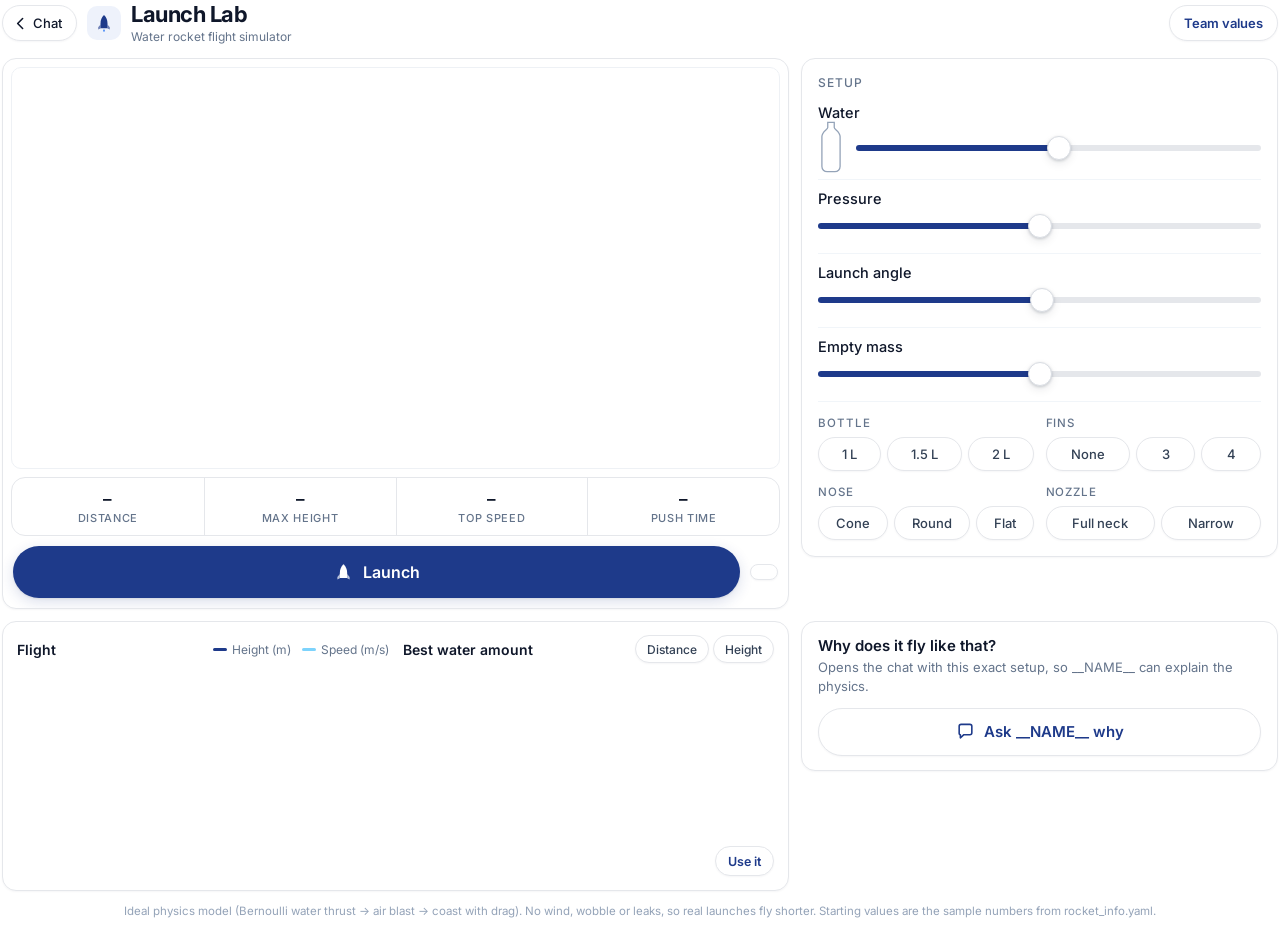
<file: lab_component/index.html>
<!doctype html>
<html lang="en"><head><meta charset="utf-8">
<meta name="viewport" content="width=device-width, initial-scale=1">
<link rel="preconnect" href="https://fonts.googleapis.com">
<link href="https://fonts.googleapis.com/css2?family=Inter:wght@400;500;600;700;800&display=swap" rel="stylesheet">
<link rel="stylesheet" href="lab.css?v=6">
</head>
<body>
<!-- skeleton (soft pulsing outlines in the Lab's own layout) until the Lab has drawn its first frame -->
<div id="boot" class="skel-page" role="status" aria-label="Loading Launch Lab">
  <div class="sk-top"><i class="sk pill"></i><i class="sk ttl-sk"></i><i class="sk pill wide"></i></div>
  <div class="sk-grid">
    <div class="sk-card sk-stage"><i class="sk sky"></i>
      <div class="sk-stats"><i class="sk"></i><i class="sk"></i><i class="sk"></i><i class="sk"></i></div>
      <i class="sk go-sk"></i></div>
    <div class="sk-card sk-panel"><i class="sk line s"></i><i class="sk line"></i><i class="sk line"></i><i class="sk line"></i><i class="sk line"></i>
      <i class="sk line m"></i></div>
  </div>
</div>
<!-- AquaFalcon Launch Lab: an interactive water-rocket flight simulator (Streamlit custom component, no build step).
     physics.js = the flight model (same maths as launchlab.py), lab.js = drawing + controls. -->
<div class="lab" id="lab">
  <header class="top">
    <button class="back" id="back" type="button" aria-label="Back to the chat">
      <svg viewBox="0 0 24 24"><path d="M15 5l-7 7 7 7" /></svg><span>Chat</span></button>
    <div class="ttl">
      <svg class="drop" viewBox="0 0 24 24" aria-hidden="true"><path d="M12 2.5c2.8 2.6 4.2 6 4.2 10.1v5.6H7.8v-5.6C7.8 8.5 9.2 5.1 12 2.5z"/><path d="M7.8 13.8L5 17.2v2.7l2.8-1.3zM16.2 13.8l2.8 3.4v2.7l-2.8-1.3z" opacity=".6"/><path d="M12 19.2c.7 1 1.05 1.7 1.05 2.2a1.05 1.05 0 0 1-2.1 0c0-.5.35-1.2 1.05-2.2z" fill="#3b82f6"/></svg>
      <div><b>Launch Lab</b><small id="sub">Water rocket flight simulator</small></div>
    </div>
    <button class="ghost" id="reset" type="button" title="Back to the values in rocket_info.yaml">Team values</button>
  </header>

  <div class="grid">
    <section class="stage card">
      <canvas id="confetti" aria-hidden="true"></canvas>
      <div class="canvas-wrap"><canvas id="sky" aria-label="Animated rocket flight"></canvas>
        <div class="badge" id="slowmo">SLOW-MO · water thrust</div>
        <div class="badge warn" id="warn"></div>
        <div class="badge best" id="best" aria-live="polite"></div>
      </div>
      <div class="stats">
        <div class="stat"><span>Distance</span><b id="s-range">–</b></div>
        <div class="stat"><span>Max height</span><b id="s-apo">–</b></div>
        <div class="stat"><span>Top speed</span><b id="s-spd">–</b></div>
        <div class="stat"><span>Push time</span><b id="s-push">–</b></div>
      </div>
      <div class="go-row">
        <button class="go" id="go" type="button">
          <svg viewBox="0 0 24 24"><path d="M12 2.5c2.8 2.6 4.2 6 4.2 10.1v5.6H7.8v-5.6C7.8 8.5 9.2 5.1 12 2.5z"/><path d="M7.8 13.8L5 17.2v2.7l2.8-1.3zM16.2 13.8l2.8 3.4v2.7l-2.8-1.3z" opacity=".7"/></svg>
          <span id="go-label">Launch</span></button>
        <div class="chip-stab" id="stab"></div>
      </div>
    </section>

    <section class="panel card">
      <div class="panel-h">Setup</div>
      <div class="ctl">
        <div class="ctl-h"><label for="fill">Water</label><output id="o-fill"></output></div>
        <div class="fill-row"><svg class="bottle" viewBox="0 0 40 80" aria-hidden="true">
            <defs><clipPath id="bclip"><path d="M15 2h10v8c0 3 9 6 9 14v46a8 8 0 0 1-8 8H14a8 8 0 0 1-8-8V24c0-8 9-11 9-14z"/></clipPath>
            <linearGradient id="wgrad" x1="0" x2="0" y1="0" y2="1"><stop offset="0" stop-color="#93c5fd"/><stop offset="1" stop-color="#3b82f6"/></linearGradient></defs>
            <rect id="bwater" x="0" y="80" width="40" height="0" fill="url(#wgrad)" clip-path="url(#bclip)"/>
            <path class="bline" d="M15 2h10v8c0 3 9 6 9 14v46a8 8 0 0 1-8 8H14a8 8 0 0 1-8-8V24c0-8 9-11 9-14z"/></svg>
          <input type="range" id="fill" min="0" max="80" step="1"></div>
      </div>
      <div class="ctl">
        <div class="ctl-h"><label for="psi">Pressure</label><output id="o-psi"></output></div>
        <input type="range" id="psi" min="0" max="100" step="1">
      </div>
      <div class="ctl">
        <div class="ctl-h"><label for="angle">Launch angle</label><output id="o-angle"></output></div>
        <input type="range" id="angle" min="15" max="90" step="1">
      </div>
      <div class="ctl">
        <div class="ctl-h"><label for="dry">Empty mass</label><output id="o-dry"></output></div>
        <input type="range" id="dry" min="50" max="300" step="5">
      </div>
      <div class="seg-grid">
        <div class="seg-wrap"><span>Bottle</span><div class="seg" data-k="bottle_l">
          <button data-v="1">1 L</button><button data-v="1.5">1.5 L</button><button data-v="2">2 L</button></div></div>
        <div class="seg-wrap"><span>Fins</span><div class="seg" data-k="fins">
          <button data-v="0">None</button><button data-v="3">3</button><button data-v="4">4</button></div></div>
        <div class="seg-wrap"><span>Nose</span><div class="seg" data-k="nose">
          <button data-v="cone">Cone</button><button data-v="ogive">Round</button><button data-v="flat">Flat</button></div></div>
        <div class="seg-wrap"><span>Nozzle</span><div class="seg" data-k="nozzle_mm">
          <button data-v="21.5">Full neck</button><button data-v="9">Narrow</button></div></div>
      </div>
    </section>

    <section class="charts card">
      <div class="chart-box">
        <div class="chart-h"><b>Flight</b><span class="leg"><i class="c1"></i>Height (m) <i class="c2"></i>Speed (m/s)</span></div>
        <canvas id="ch-flight" aria-label="Height and speed over time"></canvas>
      </div>
      <div class="chart-box">
        <div class="chart-h"><b>Best water amount</b>
          <div class="seg mini" data-k="goal"><button data-v="range">Distance</button><button data-v="height">Height</button></div></div>
        <canvas id="ch-sweep" aria-label="Distance for every water amount"></canvas>
        <div class="sweep-foot"><span id="sweep-txt"></span><button class="ghost sm" id="use-best" type="button">Use it</button></div>
      </div>
    </section>

    <section class="ask card">
      <div><b>Why does it fly like that?</b><small>Opens the chat with this exact setup, so __NAME__ can explain the physics.</small></div>
      <button class="askb" id="ask" type="button">
        <svg viewBox="0 0 24 24"><path d="M4 5.5A2.5 2.5 0 0 1 6.5 3h11A2.5 2.5 0 0 1 20 5.5v8a2.5 2.5 0 0 1-2.5 2.5H10l-4.5 4v-4h0A1.5 1.5 0 0 1 4 14.5z"/></svg>
        <span id="ask-label">Ask __NAME__ why</span></button>
    </section>
  </div>
  <p class="note" id="note">Ideal physics model (Bernoulli water thrust → air blast → coast with drag). No wind, wobble or leaks, so real launches fly shorter. Starting values are the sample numbers from rocket_info.yaml.</p>
</div>
<script src="physics.js?v=1"></script>
<script src="lab.js?v=6"></script>
</body></html>
</file>
<file: lab_component/lab.css>
:root {
  /* the chat page's own values (app.py STYLE block + .streamlit/config.toml) */
  --accent: #1e3a8a; --accent-soft: #eef2fb; --ink: #0f172a; --muted: #64748b; --line: #e5e7eb;
  --soft: #f8fafc; --chip-ink: #334155; --water: #3b82f6; --water2: #7dd3fc; --good: #16a34a; --warn: #b45309;
  --ease: cubic-bezier(.2,.7,.2,1);   /* motion: one easing for everything, ~0.2 s */
}
* { box-sizing: border-box; -webkit-tap-highlight-color: transparent; }
html, body { margin: 0; padding: 0; background: transparent; color: var(--ink);   /* transparent: the page's slow water-light background shows around the cards */
  font-family: 'Inter', -apple-system, BlinkMacSystemFont, 'Segoe UI', sans-serif; -webkit-font-smoothing: antialiased; }
button { font-family: inherit; cursor: pointer; }
.lab { padding: 2px 2px 8px; }

/* page header (under the app's top bar): back pill · title · team-values pill */
.top { display: flex; align-items: center; gap: 10px; margin: 0 0 14px; }
.back, .ghost { display: inline-flex; align-items: center; gap: 4px; height: 36px; border-radius: 999px;
  border: 1px solid var(--line); background: #fff; color: var(--ink); font-size: 13px; font-weight: 500;
  white-space: nowrap; box-shadow: 0 1px 2px rgba(15,23,42,.04); transition: all .2s var(--ease), transform .12s var(--ease); }
.back { padding: 0 14px 0 9px; }
.back svg { width: 17px; height: 17px; fill: none; stroke: currentColor; stroke-width: 2.2; stroke-linecap: round; stroke-linejoin: round; }
.ghost { padding: 0 14px; color: var(--accent); font-weight: 600; }
.back:hover, .ghost:hover:not(:disabled) { border-color: #c7d2fe; background: var(--accent-soft); color: var(--accent); }
.ghost:disabled { color: var(--muted); cursor: default; }
.ghost.sm { height: 30px; padding: 0 12px; font-size: 12.5px; }
.ttl { flex: 1; display: flex; align-items: center; gap: 10px; min-width: 0; }
.ttl .drop { width: 34px; height: 34px; flex: none; border-radius: 10px; background: var(--accent-soft); padding: 7px; fill: var(--accent); }
.ttl b { display: block; font-size: 19px; font-weight: 700; letter-spacing: -.02em; line-height: 1.15; color: var(--ink); }
.ttl small { display: block; font-size: 12px; color: var(--muted); margin-top: 2px; white-space: nowrap; overflow: hidden; text-overflow: ellipsis; }

/* layout: phone = one column; desktop = stage + panel side by side */
.grid { display: grid; grid-template-columns: 1fr; gap: 12px; }
.card { background: #fff; border: 1px solid var(--line); border-radius: 14px; box-shadow: 0 1px 2px rgba(15,23,42,.04); }
@media (min-width: 860px) {
  .grid { grid-template-columns: minmax(0, 1.65fr) minmax(300px, 1fr); grid-template-areas: "stage panel" "charts ask"; align-items: start; }
  .stage { grid-area: stage; } .panel { grid-area: panel; } .charts { grid-area: charts; } .ask { grid-area: ask; }
  .ttl b { font-size: 22px; }
}

/* stage */
.stage { padding: 8px; overflow: hidden; position: relative; }
.canvas-wrap { position: relative; border-radius: 10px; overflow: hidden; border: 1px solid #eef1f5; }
#sky { display: block; width: 100%; height: 300px; touch-action: manipulation; }
@media (min-width: 860px) { #sky { height: 400px; } }
.badge { position: absolute; top: 10px; right: 10px; padding: 5px 11px; border-radius: 999px; font-size: 11px; font-weight: 600;
  letter-spacing: .08em; text-transform: uppercase; color: #fff; background: var(--accent);
  box-shadow: 0 4px 14px rgba(30,58,138,.18); opacity: 0; transform: translateY(-4px); transition: all .2s var(--ease); pointer-events: none; }
.badge.on { opacity: 1; transform: none; }
.badge.warn { top: auto; bottom: 46px; left: 10px; right: auto; background: #fffbeb; color: var(--warn); border: 1px solid #fde68a;
  letter-spacing: .01em; text-transform: none; font-weight: 500; font-size: 12px; box-shadow: 0 1px 2px rgba(15,23,42,.05); }
/* stat strip = the chat page's spec strip (46 cm · 500 mL · 60 psi · 22.5 m) */
.stats { display: grid; grid-template-columns: repeat(4, 1fr); margin: 8px 0 0; border: 1px solid var(--line); border-radius: 14px; overflow: hidden; }
.stat { display: flex; flex-direction: column-reverse; align-items: center; text-align: center; padding: 11px 6px 10px; min-width: 0;
  border-left: 1px solid var(--line); }
.stat:first-child { border-left: none; }
.stat span { display: block; font-size: 11px; color: var(--muted); text-transform: uppercase; letter-spacing: .06em; font-weight: 500;
  white-space: nowrap; overflow: hidden; text-overflow: ellipsis; max-width: 100%; margin-top: 2px; }
.stat b { display: block; font-size: 17px; font-weight: 600; letter-spacing: -.01em; color: var(--ink); font-variant-numeric: tabular-nums; white-space: nowrap; }
.stat b small { font-size: 12px; font-weight: 500; color: var(--muted); margin-left: 2px; }
@media (max-width: 420px) { .stats { grid-template-columns: repeat(2, 1fr); }
  .stat:nth-child(3) { border-left: none; } .stat:nth-child(n+3) { border-top: 1px solid var(--line); } .stat b { font-size: 18px; } }
.go-row { display: flex; align-items: center; gap: 10px; margin: 10px 2px 2px; }
.go { flex: 1; height: 52px; border: 0; border-radius: 999px; display: inline-flex; align-items: center; justify-content: center; gap: 9px;
  color: #fff; font-size: 16px; font-weight: 600; letter-spacing: -.005em; background: var(--accent);
  box-shadow: 0 1px 2px rgba(15,23,42,.08), 0 4px 14px rgba(30,58,138,.16); transition: transform .12s var(--ease), background .2s ease, box-shadow .2s ease; }
.go svg { width: 21px; height: 21px; fill: #fff; }
.go:hover { background: #1b347c; }
.go:active { transform: scale(.97); }
.go.flying { background: #64748b; box-shadow: none; }
.chip-stab { flex: none; font-size: 13px; font-weight: 500; padding: 7px 13px; border-radius: 999px; white-space: nowrap;
  background: #fff; border: 1px solid var(--line); box-shadow: 0 1px 2px rgba(15,23,42,.04); }
.chip-stab.ok { color: var(--good); border-color: #bbf7d0; background: #f0fdf4; }
.chip-stab.bad { color: var(--warn); border-color: #fde68a; background: #fffbeb; }

/* controls */
.panel { padding: 14px 16px 16px; }
.panel-h, .seg-wrap > span { font-size: 12px; font-weight: 500; color: var(--muted); text-transform: uppercase; letter-spacing: .08em; }
.panel-h { margin: 2px 0 4px; }
.ctl { padding: 10px 0 6px; border-bottom: 1px solid #f1f5f9; }
.ctl-h { display: flex; justify-content: space-between; align-items: baseline; gap: 8px; }
.ctl-h label { font-size: 14.5px; font-weight: 500; color: var(--ink); }
.ctl-h output { font-size: 15px; font-weight: 600; color: var(--accent); font-variant-numeric: tabular-nums; white-space: nowrap; }
.ctl-h output small { color: var(--muted); font-weight: 500; font-size: 12.5px; }
.fill-row { display: flex; align-items: center; gap: 12px; }
.bottle { width: 26px; height: 52px; flex: none; }
.bottle .bline { fill: none; stroke: #94a3b8; stroke-width: 2; }
#bwater { transition: y .15s ease, height .15s ease; }
input[type=range] { -webkit-appearance: none; appearance: none; width: 100%; height: 34px; background: transparent; margin: 2px 0 0; }
input[type=range]:focus { outline: none; }
input[type=range]::-webkit-slider-runnable-track { height: 6px; border-radius: 99px;
  background: linear-gradient(90deg, var(--accent) 0, var(--accent) var(--p, 50%), #e5e7eb var(--p, 50%)); }
input[type=range]::-moz-range-track { height: 6px; border-radius: 99px; background: #e5e7eb; }
input[type=range]::-moz-range-progress { height: 6px; border-radius: 99px; background: var(--accent); }
input[type=range]::-webkit-slider-thumb { -webkit-appearance: none; width: 24px; height: 24px; margin-top: -9px; border-radius: 50%;
  background: #fff; border: 1px solid #d9dde3; box-shadow: 0 1px 3px rgba(15,23,42,.18), 0 4px 10px rgba(15,23,42,.08); }
input[type=range]::-moz-range-thumb { width: 22px; height: 22px; border-radius: 50%; background: #fff; border: 1px solid #d9dde3;
  box-shadow: 0 1px 3px rgba(15,23,42,.18); }
input[type=range]:focus-visible::-webkit-slider-thumb { box-shadow: 0 0 0 3px rgba(30,58,138,.18); }
.seg-grid { display: grid; grid-template-columns: 1fr 1fr; gap: 14px 12px; margin-top: 14px; }
.seg-wrap > span { display: block; margin-bottom: 7px; font-size: 11.5px; }
/* option groups = the chat page's pill chips; the picked one gets the chip hover look */
.seg { display: flex; flex-wrap: nowrap; gap: 6px; }
.seg button { flex: 1 1 auto; min-width: 0; height: 34px; border: 1px solid var(--line); border-radius: 999px; background: #fff;
  color: var(--chip-ink); font-size: 13px; font-weight: 500; white-space: nowrap; padding: 0 6px; overflow: hidden; text-overflow: ellipsis;
  box-shadow: 0 1px 2px rgba(15,23,42,.04); transition: all .2s var(--ease), transform .12s var(--ease); }
.seg button:hover { border-color: #c7d2fe; }
.seg button.on { border-color: #c7d2fe; background: var(--accent-soft); color: var(--accent); font-weight: 600; }
.seg.mini { flex-wrap: nowrap; gap: 4px; }
@media (max-width: 420px) { .seg { gap: 4px; } .seg button { padding: 0 3px; font-size: 12.5px; text-overflow: clip; } }
.seg.mini button { height: 28px; font-size: 12px; padding: 0 11px; flex: none; overflow: visible; }

/* charts */
.charts { padding: 12px 14px 14px; display: grid; grid-template-columns: 1fr; gap: 14px; }
@media (min-width: 620px) { .charts { grid-template-columns: 1fr 1fr; } }
.chart-h { display: flex; align-items: center; justify-content: space-between; gap: 8px; margin-bottom: 6px; min-height: 30px; }
.chart-h b { font-size: 14px; font-weight: 600; color: var(--ink); }
.leg { font-size: 12px; color: var(--muted); display: inline-flex; align-items: center; gap: 5px; }
.leg i { display: inline-block; width: 14px; height: 3px; border-radius: 2px; margin-left: 6px; }
.leg i.c1 { background: var(--accent); } .leg i.c2 { background: var(--water2); height: 3px; }
.chart-box canvas { display: block; width: 100%; height: 170px; }
.sweep-foot { display: flex; align-items: center; justify-content: space-between; gap: 8px; margin-top: 6px; font-size: 13px; color: var(--muted); min-height: 30px; }
.sweep-foot b { color: var(--accent); font-weight: 600; }

/* ask */
.ask { padding: 14px 16px; display: flex; flex-direction: column; gap: 12px; }
.ask b { font-size: 15px; font-weight: 600; display: block; color: var(--ink); }
.ask small { display: block; font-size: 13px; color: var(--muted); margin-top: 3px; line-height: 1.45; }
.askb { height: 48px; border-radius: 999px; border: 1px solid var(--line); background: #fff; color: var(--accent);
  font-size: 15px; font-weight: 600; display: inline-flex; align-items: center; justify-content: center; gap: 9px;
  box-shadow: 0 1px 2px rgba(15,23,42,.04); transition: all .2s var(--ease), transform .12s var(--ease); }
.askb svg { width: 19px; height: 19px; fill: none; stroke: var(--accent); stroke-width: 2; stroke-linejoin: round; }
.askb:hover { border-color: #c7d2fe; background: var(--accent-soft); }
.note { font-size: 11.5px; color: #94a3b8; line-height: 1.5; margin: 12px 4px 0; text-align: center; }
button:focus-visible { outline: 2px solid #2563eb; outline-offset: 2px; }

/* ---------------------------------------------------------------- motion (premium polish)
   ~0.2 s everywhere, buttons press in, cards fade + slide in, skeleton while loading, one celebration
   (confetti on a new best distance). All of it switches off under prefers-reduced-motion (bottom). */
.back:active, .ghost:active:not(:disabled), .seg button:active, .askb:active { transform: scale(.97); }
/* 36 px pills keep their look but get an invisible 44 px tap area (phone touch-target rule) */
.back, .ghost { position: relative; }
.back::after, .ghost::after { content: ""; position: absolute; inset: -4px -2px; }
/* the Lab stays invisible under the skeleton until its first frame, then the cards fade + slide in */
.lab { opacity: 0; }
body.ready .lab { opacity: 1; transition: opacity .2s var(--ease); }
body.ready .top, body.ready .card, body.ready .note { animation: af-in .2s var(--ease) both; }
body.ready .panel { animation-delay: .04s; } body.ready .charts { animation-delay: .08s; } body.ready .ask { animation-delay: .1s; }
@keyframes af-in { from { opacity: 0; transform: translateY(8px); } to { opacity: 1; transform: none; } }
/* skeleton page */
.skel-page { position: fixed; inset: 0; z-index: 50; padding: 2px 2px 8px; transition: opacity .2s var(--ease); pointer-events: none; }
.sk { display: block; border-radius: 10px; background: linear-gradient(90deg, #e8edf4 0%, #f3f6fa 45%, #e8edf4 90%);
  background-size: 220% 100%; animation: af-shimmer 1.2s linear infinite, af-pulse 1.2s ease-in-out infinite; }
@keyframes af-shimmer { from { background-position: 120% 0; } to { background-position: -120% 0; } }
@keyframes af-pulse { 0%, 100% { opacity: 1; } 50% { opacity: .6; } }
.sk-top { display: flex; align-items: center; gap: 10px; margin: 0 0 14px; }
.sk.pill { width: 78px; height: 36px; border-radius: 999px; } .sk.pill.wide { width: 112px; }
.sk.ttl-sk { flex: 1; height: 34px; max-width: 220px; margin-right: auto; }
.sk-grid { display: grid; grid-template-columns: 1fr; gap: 12px; }
.sk-card { background: rgba(255,255,255,.75); border: 1px solid var(--line); border-radius: 14px; padding: 8px; }
.sk.sky { height: 300px; }
.sk-stats { display: grid; grid-template-columns: repeat(4, 1fr); gap: 8px; margin-top: 8px; }
.sk-stats .sk { height: 52px; }
.sk.go-sk { height: 52px; border-radius: 999px; margin: 10px 2px 2px; }
.sk-panel { padding: 16px; display: flex; flex-direction: column; gap: 16px; }
.sk.line { height: 30px; } .sk.line.s { width: 30%; height: 14px; } .sk.line.m { width: 70%; }
@media (min-width: 860px) { .sk-grid { grid-template-columns: minmax(0, 1.65fr) minmax(300px, 1fr); align-items: start; } .sk.sky { height: 400px; } }
@media (max-width: 420px) { .sk-stats { grid-template-columns: repeat(2, 1fr); } }
/* "computing" skeleton on the best-water chart while it is being recalculated (only shows if it takes a moment) */
.chart-box { position: relative; }
.chart-box::after { content: ""; position: absolute; left: 0; right: 0; top: 36px; bottom: 36px; border-radius: 10px; pointer-events: none;
  background: linear-gradient(90deg, rgba(232,237,244,0) 0%, rgba(232,237,244,.85) 45%, rgba(232,237,244,0) 90%);
  background-size: 220% 100%; opacity: 0; transition: opacity .2s var(--ease); }
.chart-box.loading::after { opacity: 1; transition-delay: .12s; animation: af-shimmer 1.2s linear infinite; }
/* the one celebration: new best distance -> confetti in the app's water blues + a badge */
#confetti { position: absolute; inset: 0; width: 100%; height: 100%; z-index: 6; pointer-events: none; display: none; }
.badge.best { transform: translateY(-4px) scale(.96);   /* same corner as the slow-mo badge (that one is off after landing) */
  background: linear-gradient(135deg, #1e3a8a, #2563eb 60%, #38bdf8); letter-spacing: .06em; white-space: nowrap; }
.badge.best.on { transform: none; }
.stat b.pop { animation: af-pop .2s var(--ease); }
@keyframes af-pop { 0% { transform: scale(1); } 50% { transform: scale(1.06); color: var(--accent); } 100% { transform: scale(1); } }
@media (prefers-reduced-motion: reduce) {
  *, *::before, *::after { animation-duration: .001ms !important; animation-iteration-count: 1 !important;
    animation-delay: 0s !important; transition-duration: .001ms !important; transition-delay: 0s !important; }
}
</file>
